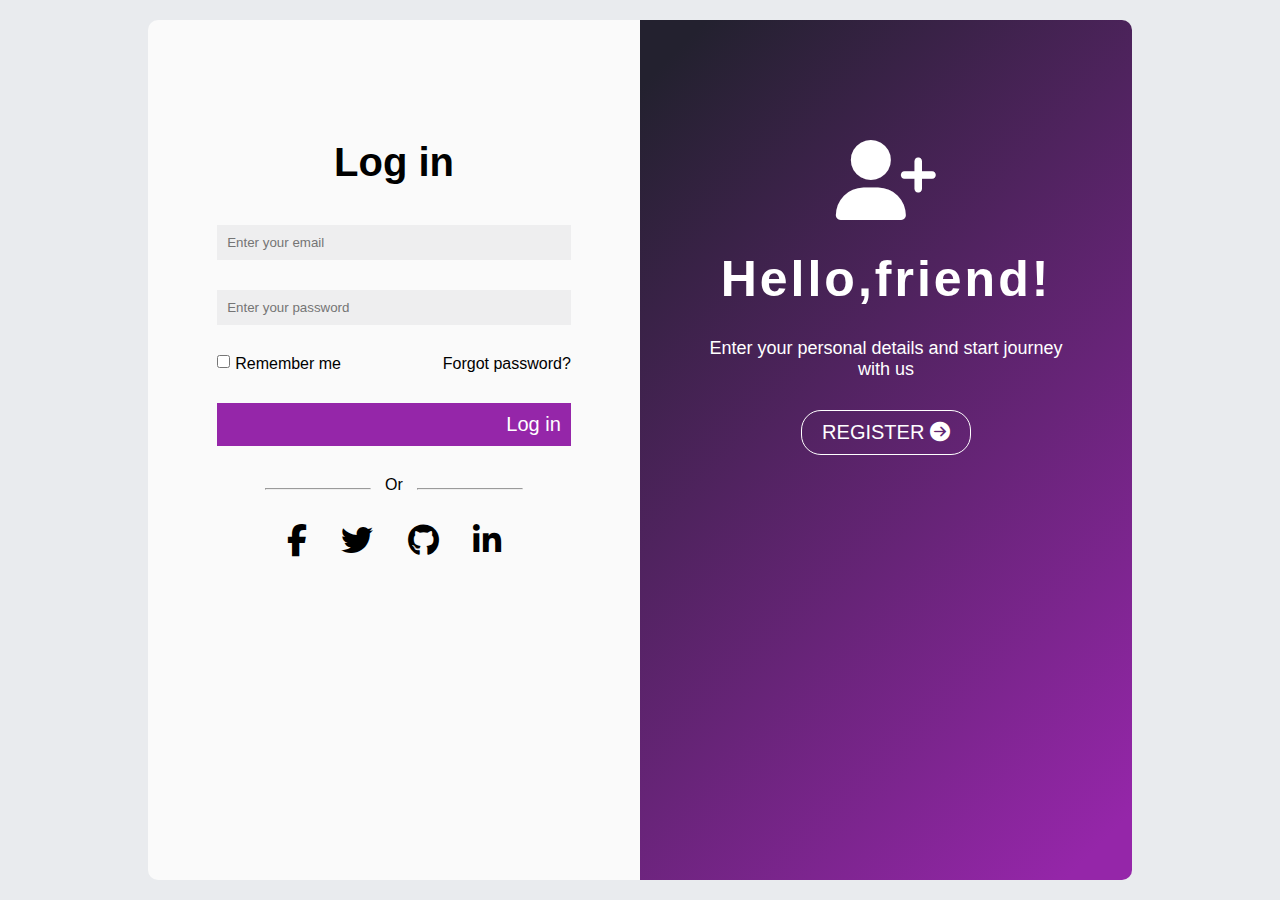
<file: html/index.html>
<!DOCTYPE html>
<html lang="en">

<head>
    <meta charset="UTF-8">
    <meta name="viewport" content="width=device-width, initial-scale=1.0">
    <title>Document</title>
    <link rel="stylesheet" href="/style/style.css">
    <link rel="stylesheet" href="https://cdnjs.cloudflare.com/ajax/libs/font-awesome/6.5.0/css/all.min.css">

</head>

<body>
    <div class="container">
        <div class="login">
            <div class="container" onsubmit="return validateForm()">
                <h1>Log in</h1>
                <input type="email" id="email" name="email" placeholder="Enter your email" required>
                <input type="password" id="password" name="password" placeholder="Enter your password" required><br>
                <input type="checkbox"><span>Remember me</span>
                <a href="#">Forgot password?</a>
                <button><a href="dashbord.html" style="text-decoration: none; color: white; text-align: center; justify-content: center;">Log in</a></button>
                <hr>
                <p>Or</p>
                <hr>
                <ul>
                    <li><i class="fab fa-facebook-f fa-2x"></i></li>
                    <li><i class="fab fa-twitter fa-2x"></i></li>
                    <li><i class="fab fa-github fa-2x"></i></li>
                    <li><i class="fab fa-linkedin-in fa-2x"></i></li>
                </ul>
                <div class="clearfix"></div>
            </div>
        </div>
        <div id="error-modal" class="error-modal">
            <div class="modal-content">
              <span id="modal-close" class="close">&times;</span>
              <p id="modal-message"></p>
            </div>
          </div>
        <div class="register">
            <div class="container">
                <i class="fas fa-user-plus fa-5x"></i>
                <h2>Hello,friend!</h2>
                <p>Enter your personal details and start journey with us</p>
                <button><a href="register.html" style="text-decoration: none; color: white;">Register</a>  <i class="fas fa-arrow-circle-right"></i></button>
            </div>
        </div>
    </div>
    <script src="/script.js"></script>

</body>

</html>
</file>
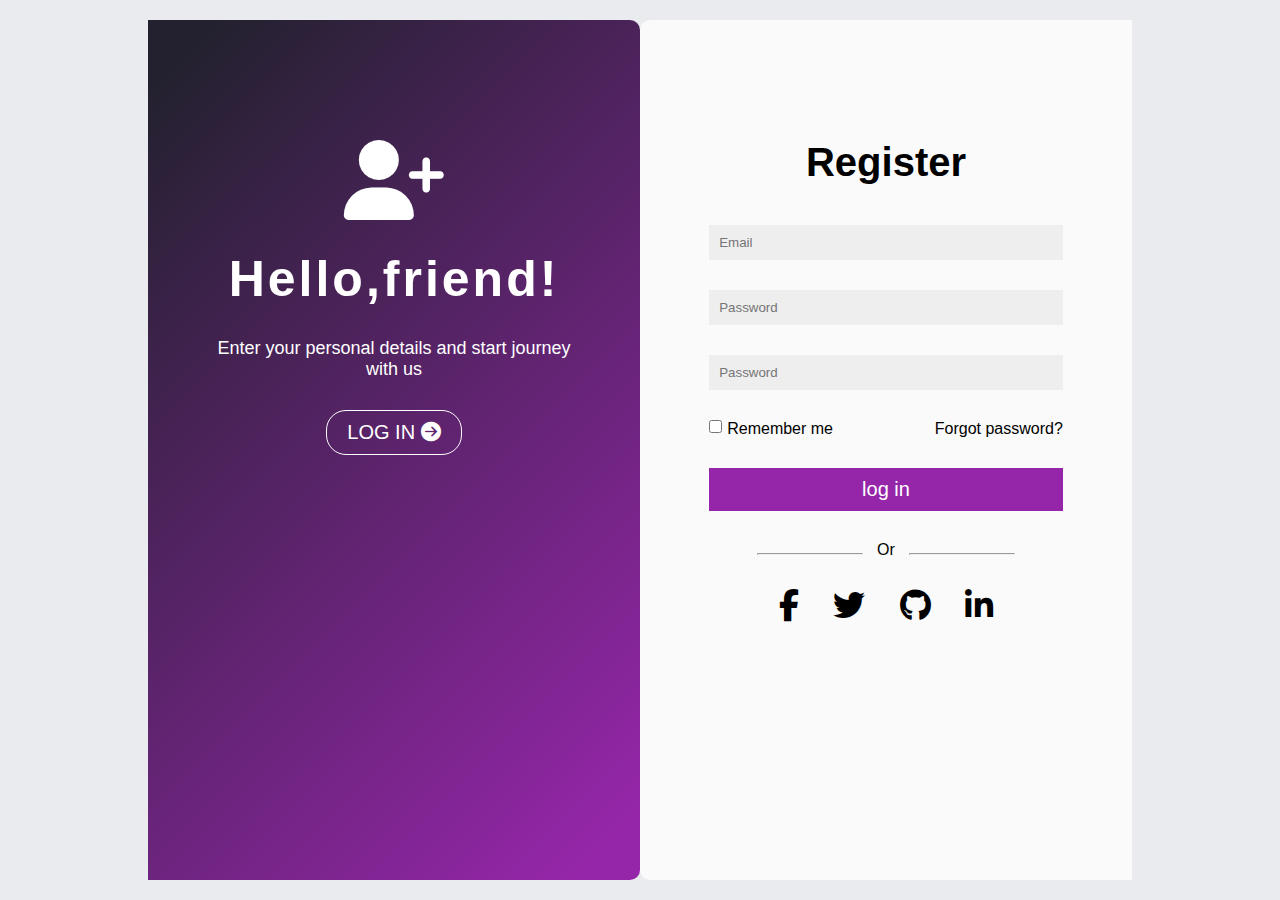
<file: html/register.html>
<!DOCTYPE html>
<html lang="en">
<head>
    <meta charset="UTF-8">
    <meta name="viewport" content="width=device-width, initial-scale=1.0">
    <title>Document</title>
    <link rel="stylesheet" href="/style/register.css">
    <link rel="stylesheet" href="https://cdnjs.cloudflare.com/ajax/libs/font-awesome/6.5.0/css/all.min.css">
</head>
<body>
    <div class="container">
        <div class="login">
            <div class="container">
                <h1>Register</h1>
                <input type="email" placeholder="Email">
                <input type="password" placeholder="Password">
                <input type="password" placeholder="Password"><br>

                <input type="checkbox"><span>Remember me</span>
                <a href="#">Forgot password?</a>
                <button>log in</button>
                <hr>
                <p>Or</p>
                <hr>
                <ul>
                    <li><i class="fab fa-facebook-f fa-2x"></i></li>
                    <li><i class="fab fa-twitter fa-2x"></i></li>
                    <li><i class="fab fa-github fa-2x"></i></li>
                    <li><i class="fab fa-linkedin-in fa-2x"></i></li>
                </ul>
                <div class="clearfix"></div>
            </div>
        </div>
        <div class="register">
            <div class="container">
                <i class="fas fa-user-plus fa-5x"></i>
                <h2>Hello,friend!</h2>
                <p>Enter your personal details and start journey with us</p>
                <button><a href="index.html" style="text-decoration: none; color: white;">Log In</a> <i class="fas fa-arrow-circle-right"></i></button>
            </div>
        </div>
    </div>
</body>
</html>
</file>
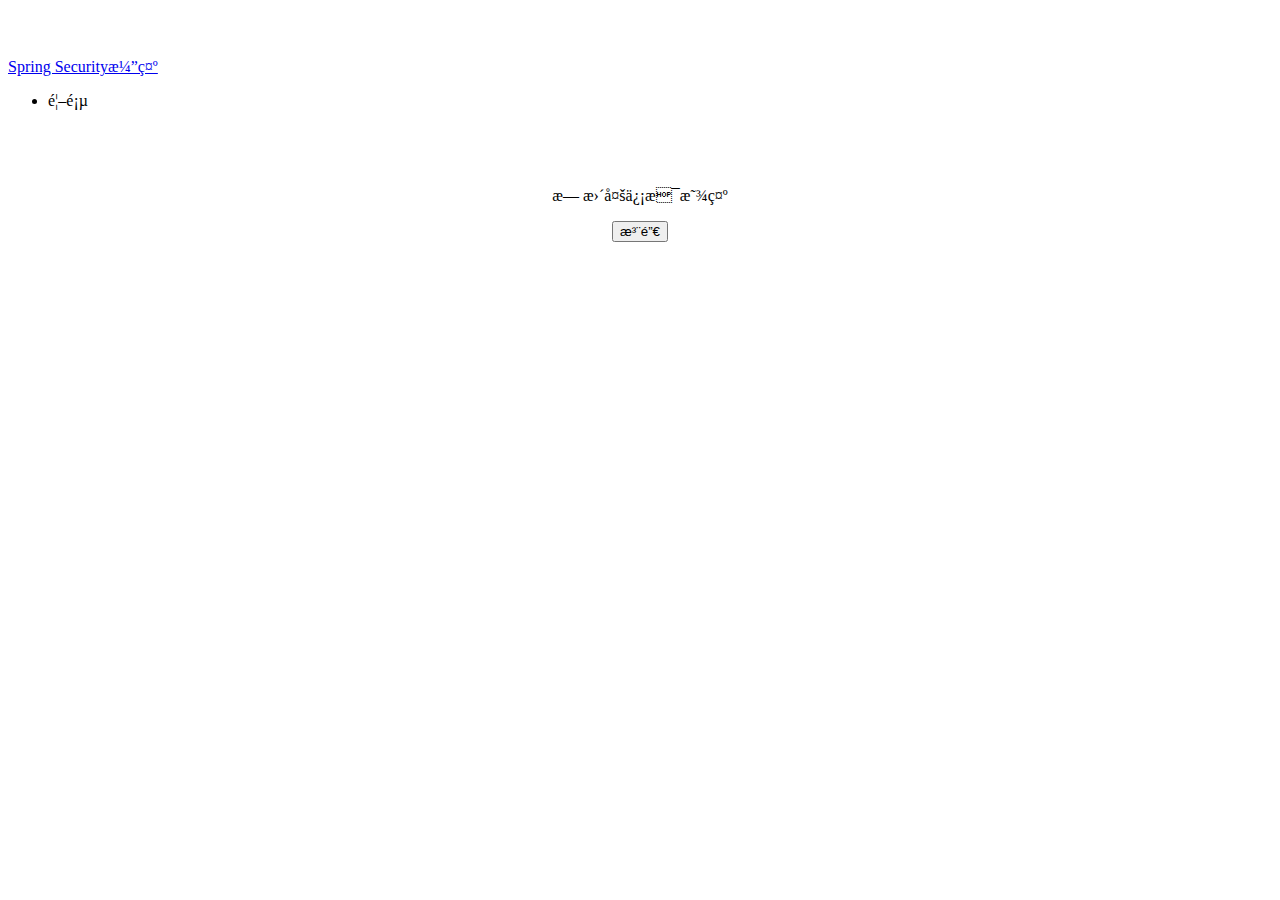
<file: springboot-SpringSecurity0/src/main/resources/templates/home.html>
<!DOCTYPE html>
<html xmlns:th="http://www.thymeleaf.org" 
	  xmlns:sec="http://www.thymeleaf.org/thymeleaf-extras-springsecurity4">
<head>
<meta content="text/html;charset=UTF-8"/>
<title sec:authentication="name"></title>
<link rel="stylesheet" th:href="@{css/bootstrap.min.css}" />
<style type="text/css">
body {
  padding-top: 50px;
}
.starter-template {
  padding: 40px 15px;
  text-align: center;
}
</style>
</head>
<body>
	 <nav class="navbar navbar-inverse navbar-fixed-top">
      <div class="container">
        <div class="navbar-header">
          <a class="navbar-brand" href="#">Spring Security演示</a>
        </div>
        <div id="navbar" class="collapse navbar-collapse">
          <ul class="nav navbar-nav">
           <li><a th:href="@{/}"> 首页 </a></li>
          </ul>
        </div><!--/.nav-collapse -->
      </div>
    </nav>
    
    
     <div class="container">

      <div class="starter-template">
      	<h1 th:text="${msg.title}"></h1>
		
		<p class="bg-primary" th:text="${msg.content}"></p>
		
		<div sec:authorize="hasRole('ROLE_ADMIN')"> <!-- 用户类型为ROLE_ADMIN 显示 -->
		 	<p class="bg-info" th:text="${msg.etraInfo}"></p>
		</div>	
		
		<div sec:authorize="hasRole('ROLE_USER')"> <!-- 用户类型为 ROLE_USER 显示 -->
		 	<p class="bg-info">无更多信息显示</p>
		</div>	
		
        <form th:action="@{/logout}" method="post">
            <input type="submit" class="btn btn-primary" value="注销"/>
        </form>
      </div>

    </div>
    
	
</body>
</html>
</file>
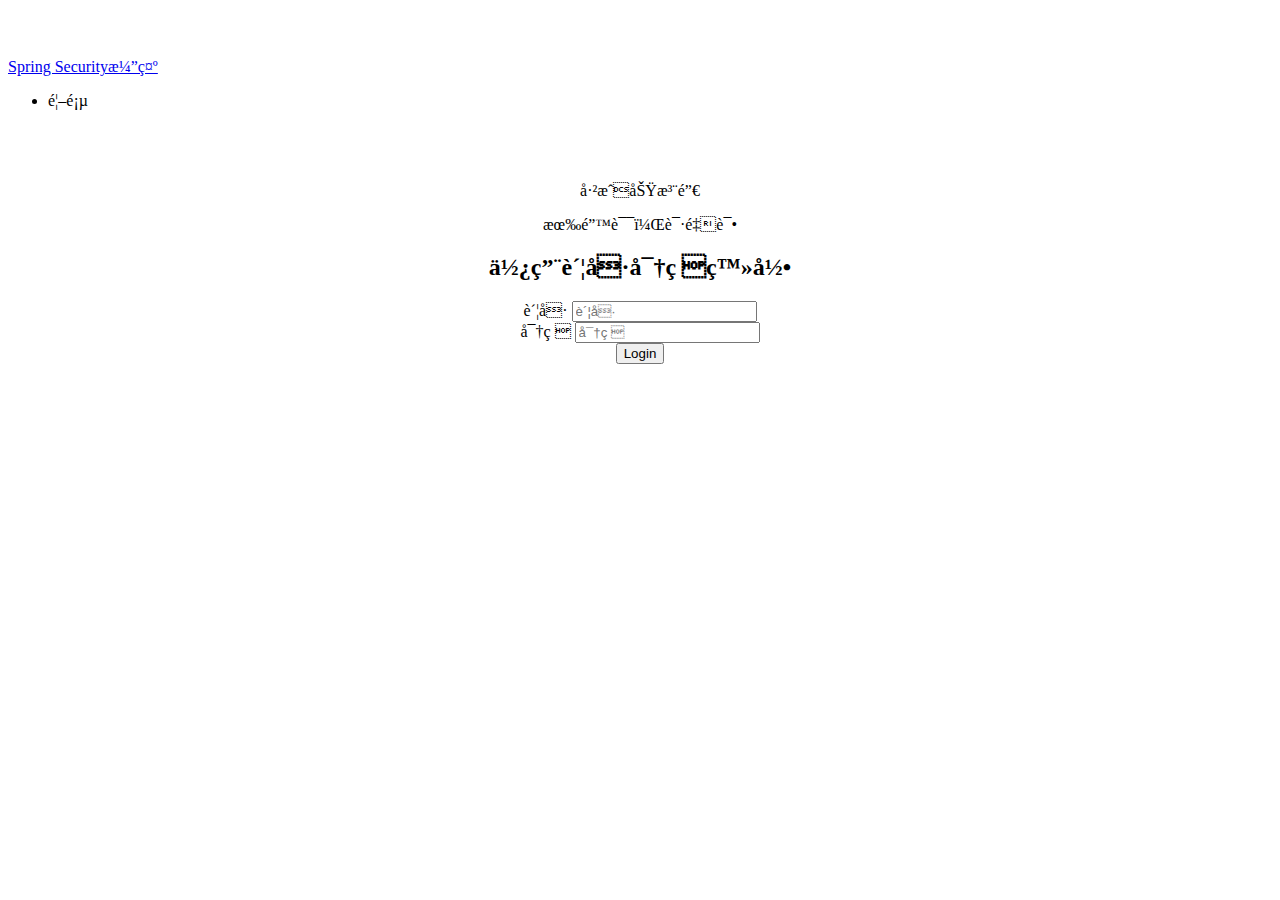
<file: springboot-SpringSecurity0/src/main/resources/templates/login.html>
<!DOCTYPE html>
<html xmlns:th="http://www.thymeleaf.org">
<head>
<meta content="text/html;charset=UTF-8"/>
<title>登录页面</title>
<link rel="stylesheet" th:href="@{css/bootstrap.min.css}"/>
<style type="text/css">
	body {
  padding-top: 50px;
}
.starter-template {
  padding: 40px 15px;
  text-align: center;
}
</style>
</head>
<body>
	
	 <nav class="navbar navbar-inverse navbar-fixed-top">
      <div class="container">
        <div class="navbar-header">
          <a class="navbar-brand" href="#">Spring Security演示</a>
        </div>
        <div id="navbar" class="collapse navbar-collapse">
          <ul class="nav navbar-nav">
           <li><a th:href="@{/}"> 首页 </a></li>
           
          </ul>
        </div><!--/.nav-collapse -->
      </div>
    </nav>
     <div class="container">

      <div class="starter-template">
       <p th:if="${param.logout}" class="bg-warning">已成功注销</p><!-- 1 -->
			<p th:if="${param.error}" class="bg-danger">有错误，请重试</p> <!-- 2 -->
			<h2>使用账号密码登录</h2>
			<form name="form" th:action="@{/login}" action="/login" method="POST"> <!-- 3 -->
				<div class="form-group">
					<label for="username">账号</label>
					<input type="text" class="form-control" name="username" value="" placeholder="账号" />
				</div>
				<div class="form-group">
					<label for="password">密码</label>
					<input type="password" class="form-control" name="password" placeholder="密码" />
				</div>
				<input type="submit" id="login" value="Login" class="btn btn-primary" />
			</form>
      </div>

    </div>
		
</body>
</html>
</file>
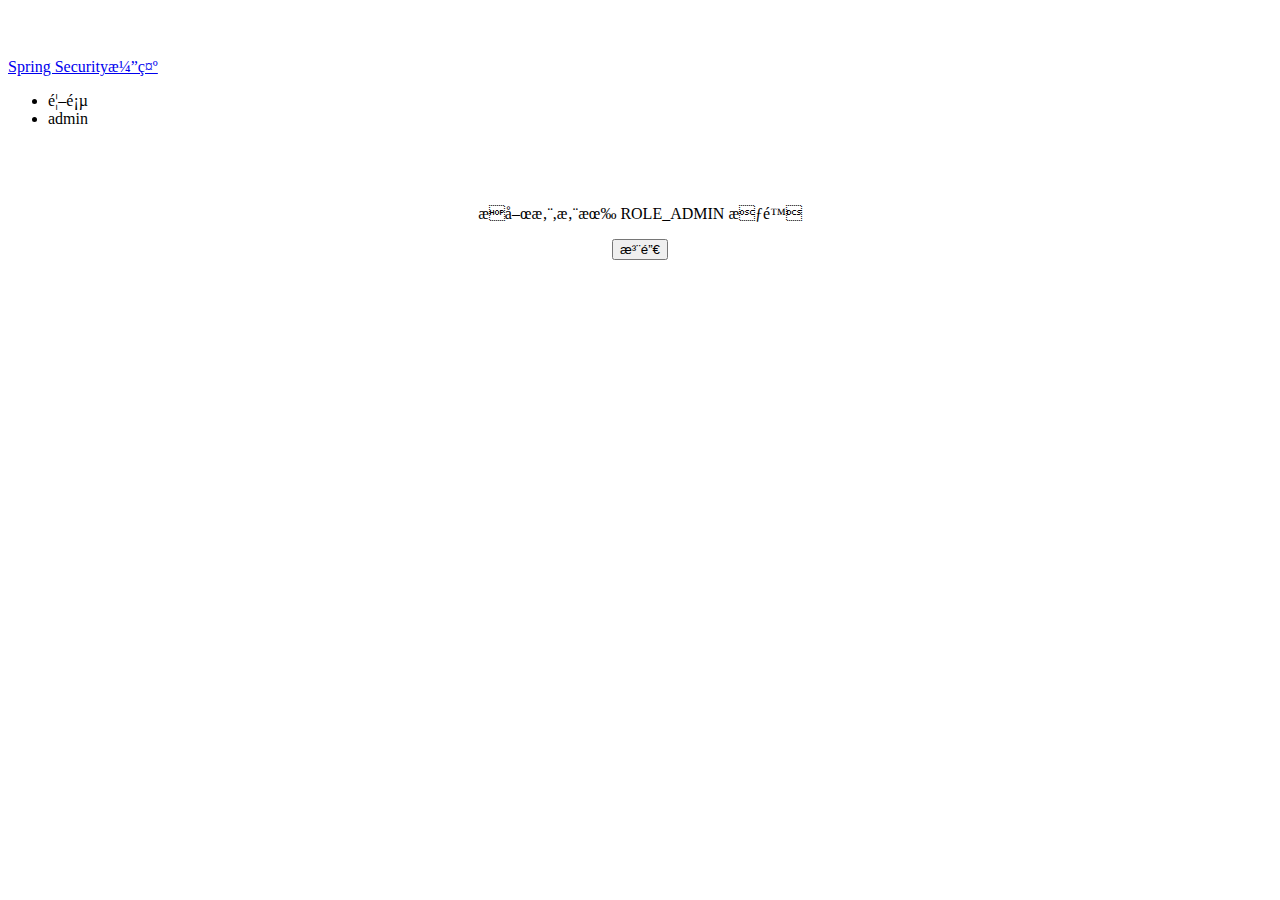
<file: springboot-SpringSecurity1/src/main/resources/templates/home.html>
<!DOCTYPE html>
<html xmlns:th="http://www.thymeleaf.org" 
	  xmlns:sec="http://www.thymeleaf.org/thymeleaf-extras-springsecurity4">
<head>
<meta content="text/html;charset=UTF-8"/>
<title sec:authentication="name"></title>
<link rel="stylesheet" th:href="@{css/bootstrap.min.css}" />
<style type="text/css">
body {
  padding-top: 50px;
}
.starter-template {
  padding: 40px 15px;
  text-align: center;
}
</style>
</head>
<body>
	 <nav class="navbar navbar-inverse navbar-fixed-top">
      <div class="container">
        <div class="navbar-header">
          <a class="navbar-brand" href="#">Spring Security演示</a>
        </div>
        <div id="navbar" class="collapse navbar-collapse">
          <ul class="nav navbar-nav">
           <li><a th:href="@{/}"> 首页 </a></li>
              <li><a sec:authorize="hasRole('ROLE_ADMIN')" th:href="@{/admin}"> admin </a></li>
          </ul>
        </div><!--/.nav-collapse -->
      </div>
    </nav>
    
    
     <div class="container">

      <div class="starter-template">
      	<h1 th:text="${msg.title}"></h1>
		
		<p class="bg-primary" th:text="${msg.content}"></p>
		
		<div sec:authorize="hasRole('ROLE_HOME')"> <!-- 用户类型为ROLE_ADMIN 显示 -->
		 	<p class="bg-info" th:text="${msg.etraInfo}"></p>
		</div>
          <div sec:authorize="hasRole('ROLE_ADMIN')"> <!-- 用户类型为ROLE_ADMIN 显示 -->
              <p class="bg-info">恭喜您,您有 ROLE_ADMIN 权限 </p>
          </div>

          <form th:action="@{/logout}" method="post">
            <input type="submit" class="btn btn-primary" value="注销"/>
        </form>
      </div>

    </div>
    
	
</body>
</html>
</file>
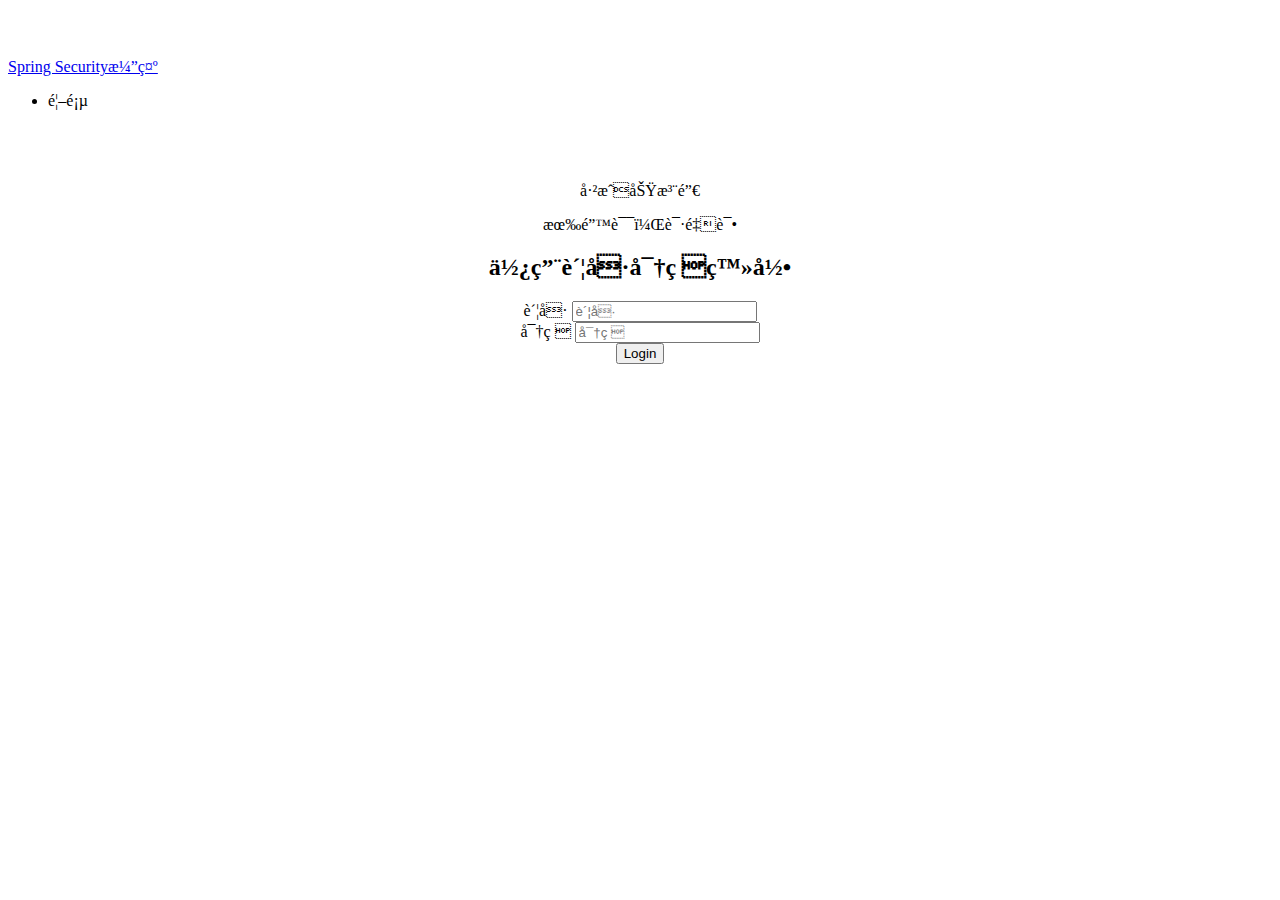
<file: springboot-SpringSecurity1/src/main/resources/templates/login.html>
<!DOCTYPE html>
<html xmlns:th="http://www.thymeleaf.org"
      xmlns:sec="http://www.thymeleaf.org/thymeleaf-extras-springsecurity4">
<head>
<meta content="text/html;charset=UTF-8"/>
<title>登录页面</title>
<link rel="stylesheet" th:href="@{css/bootstrap.min.css}"/>
<style type="text/css">
	body {
  padding-top: 50px;
}
.starter-template {
  padding: 40px 15px;
  text-align: center;
}
</style>
</head>
<body>
	
	 <nav class="navbar navbar-inverse navbar-fixed-top">
      <div class="container">
        <div class="navbar-header">
          <a class="navbar-brand" href="#">Spring Security演示</a>
        </div>
        <div id="navbar" class="collapse navbar-collapse">
          <ul class="nav navbar-nav">
           <li><a th:href="@{/}"> 首页 </a></li>
           
          </ul>
        </div><!--/.nav-collapse -->
      </div>
    </nav>
     <div class="container">

      <div class="starter-template">
       <p th:if="${param.logout}" class="bg-warning">已成功注销</p><!-- 1 -->
			<p th:if="${param.error}" class="bg-danger">有错误，请重试</p> <!-- 2 -->
			<h2>使用账号密码登录</h2>
			<form name="form" th:action="@{/login}" action="/login" method="POST"> <!-- 3 -->
				<div class="form-group">
					<label for="username">账号</label>
					<input type="text" class="form-control" name="username" value="" placeholder="账号" />
				</div>
				<div class="form-group">
					<label for="password">密码</label>
					<input type="password" class="form-control" name="password" placeholder="密码" />
				</div>
				<input type="submit" id="login" value="Login" class="btn btn-primary" />
			</form>
      </div>

    </div>
		
</body>
</html>
</file>
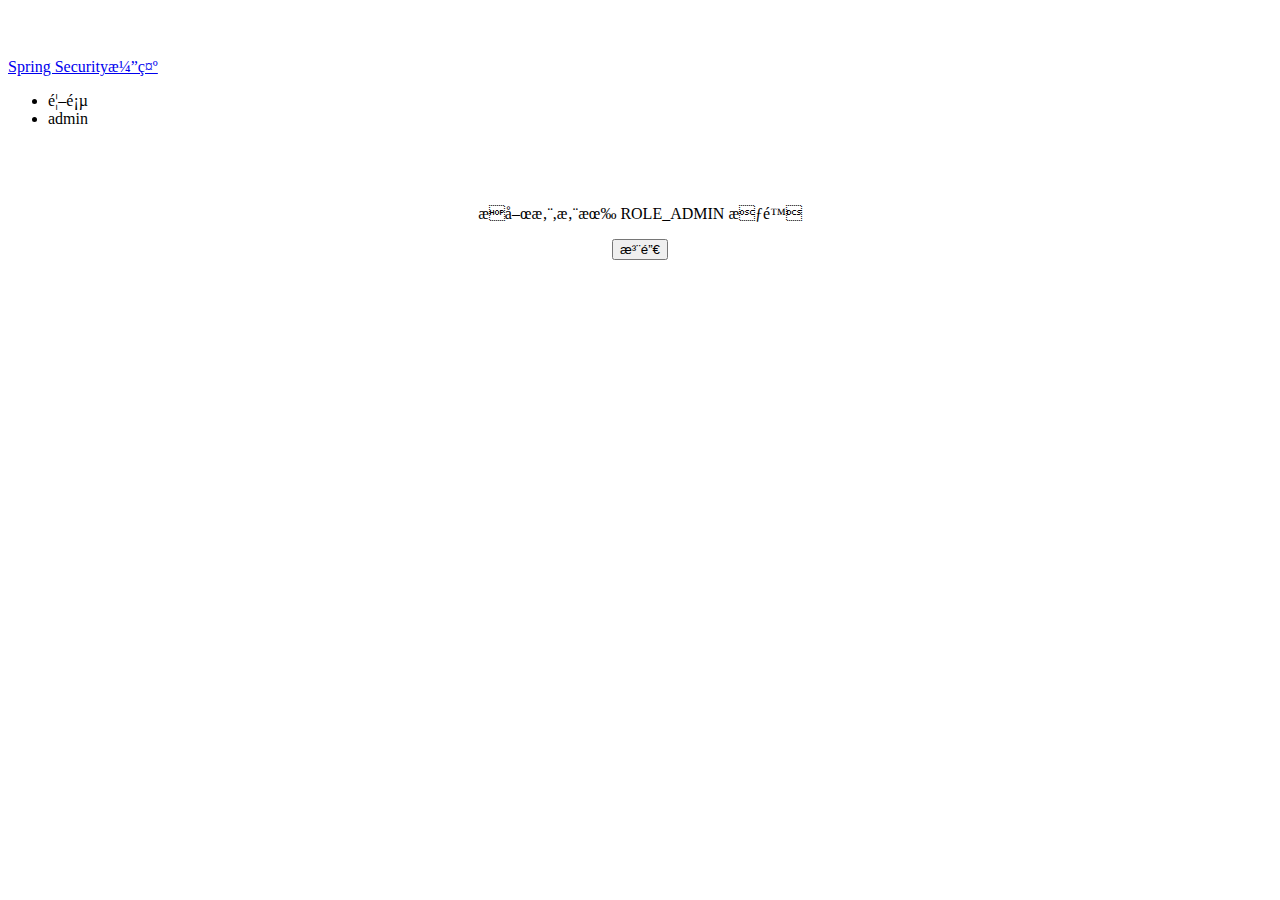
<file: springboot-springSecurity3/src/main/resources/templates/home.html>
<!DOCTYPE html>
<html xmlns:th="http://www.thymeleaf.org" 
	  xmlns:sec="http://www.thymeleaf.org/thymeleaf-extras-springsecurity4">
<head>
<meta content="text/html;charset=UTF-8"/>
<title sec:authentication="name"></title>
<link rel="stylesheet" th:href="@{css/bootstrap.min.css}" />
<style type="text/css">
body {
  padding-top: 50px;
}
.starter-template {
  padding: 40px 15px;
  text-align: center;
}
</style>
</head>
<body>
	 <nav class="navbar navbar-inverse navbar-fixed-top">
      <div class="container">
        <div class="navbar-header">
          <a class="navbar-brand" href="#">Spring Security演示</a>
        </div>
        <div id="navbar" class="collapse navbar-collapse">
          <ul class="nav navbar-nav">
           <li><a th:href="@{/}"> 首页 </a></li>
              <li><a th:href="@{/admin}"> admin </a></li>
          </ul>
        </div><!--/.nav-collapse -->
      </div>
    </nav>
    
    
     <div class="container">

      <div class="starter-template">
      	<h1 th:text="${msg.title}"></h1>
		
		<p class="bg-primary" th:text="${msg.content}"></p>
		
		<div sec:authorize="hasRole('ROLE_HOME')"> <!-- 用户类型为ROLE_ADMIN 显示 -->
		 	<p class="bg-info" th:text="${msg.etraInfo}"></p>
		</div>
          <div sec:authorize="hasRole('ROLE_ADMIN')"> <!-- 用户类型为ROLE_ADMIN 显示 -->
              <p class="bg-info">恭喜您,您有 ROLE_ADMIN 权限 </p>
          </div>

          <form th:action="@{/logout}" method="post">
            <input type="submit" class="btn btn-primary" value="注销"/>
        </form>
      </div>

    </div>
    
	
</body>
</html>
</file>
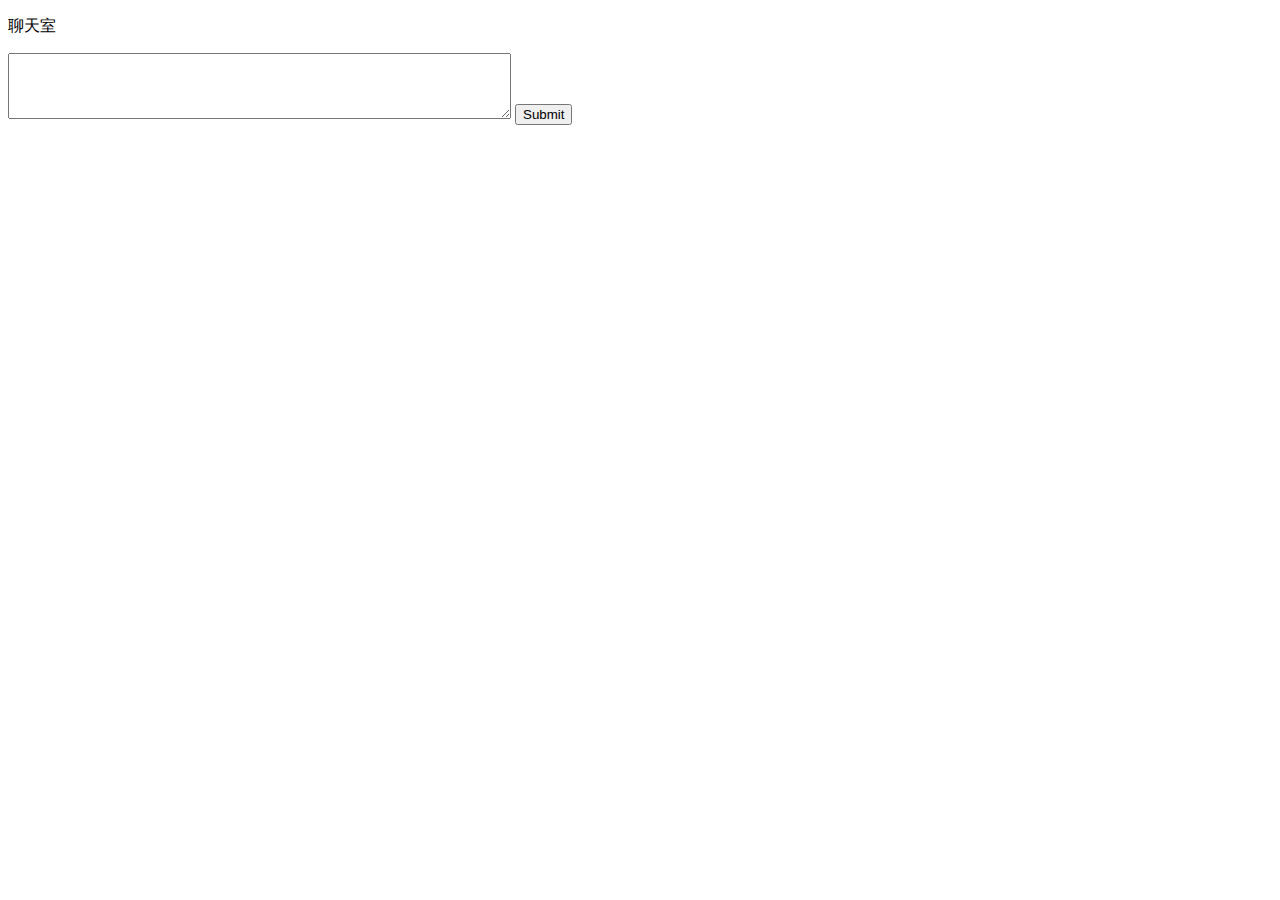
<file: springWebSocket/src/main/resources/templates/chat.html>
<!DOCTYPE html>

<html xmlns:th="http://www.thymeleaf.org">
<meta charset="UTF-8" />
<head>
    <title>Home</title>
    <script th:src="@{sockjs.min.js}"></script>
    <script th:src="@{stomp.min.js}"></script>
    <script th:src="@{jquery.js}"></script>
</head>
<body>
<p>
    聊天室
</p>

<form id="wiselyForm">
    <textarea rows="4" cols="60" name="text"></textarea>
    <input type="submit"/>
</form>

<script th:inline="javascript">
    $('#wiselyForm').submit(function(e){
        e.preventDefault();
        var text = $('#wiselyForm').find('textarea[name="text"]').val();
        sendSpittle(text);
    });
    //链接endpoint名称为 "/endpointChat" 的endpoint。
    var sock = new SockJS("/endpointChat");
    var stomp = Stomp.over(sock);
    stomp.connect('guest', 'guest', function(frame) {

        /**  订阅了/user/queue/notifications 发送的消息,这里雨在控制器的 convertAndSendToUser 定义的地址保持一致, 
         *  这里多用了一个/user,并且这个user 是必须的,使用user 才会发送消息到指定的用户。 
         *  */
        stomp.subscribe("/user/queue/notifications", handleNotification);
    });



    function handleNotification(message) {
        $('#output').append("<b>Received: " + message.body + "</b><br/>")
    }

    function sendSpittle(text) {
        stomp.send("/chat", {}, JSON.stringify({ 'name': text }));//3
    }
    $('#stop').click(function() {sock.close()});
</script>

<div id="output"></div>
</body>
</html>
</file>
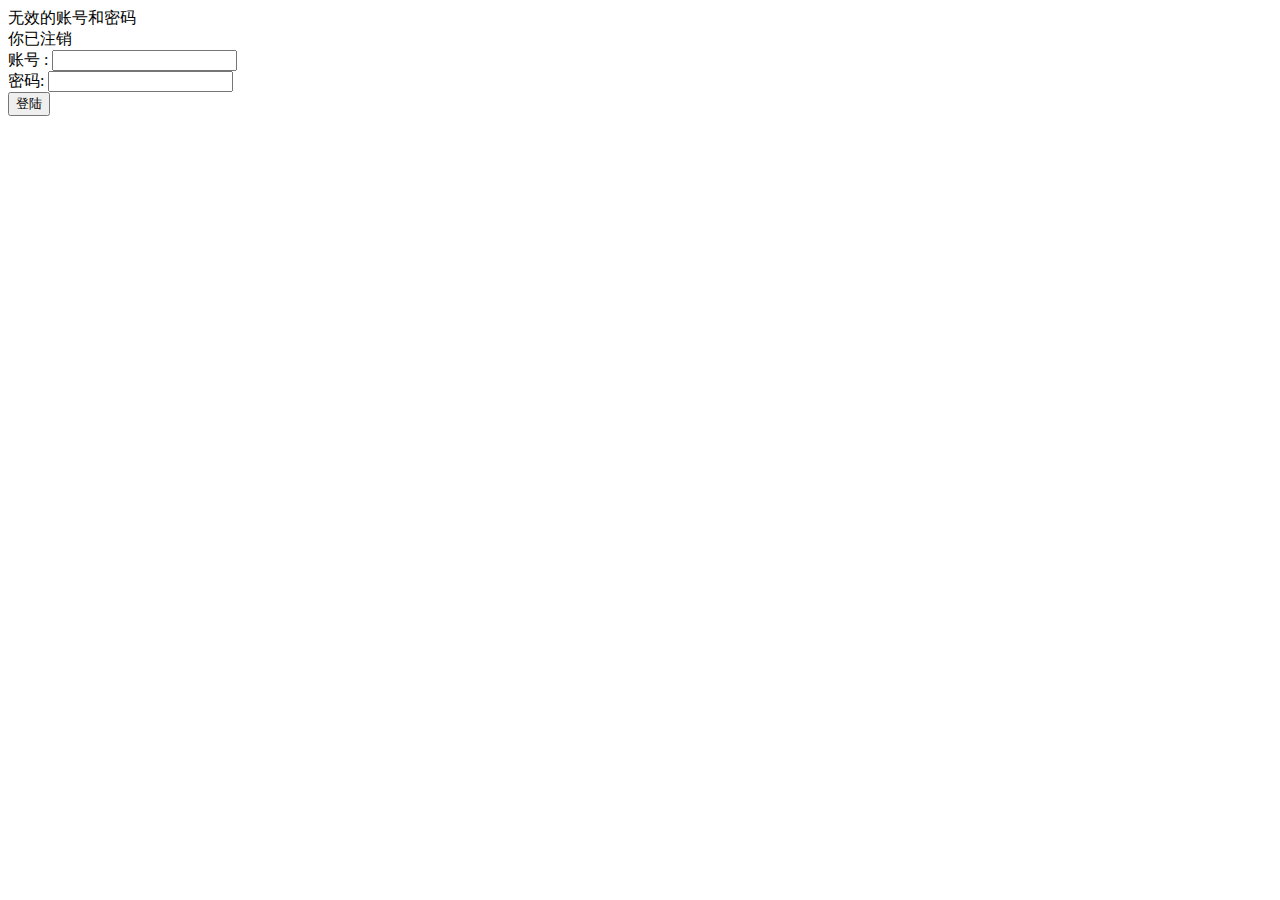
<file: springWebSocket/src/main/resources/templates/login.html>
<!DOCTYPE html>
<html xmlns="http://www.w3.org/1999/xhtml" xmlns:th="http://www.thymeleaf.org"
      xmlns:sec="http://www.thymeleaf.org/thymeleaf-extras-springsecurity3">
<meta charset="UTF-8" />
<head>
    <title>登陆页面</title>
</head>
<body>
<div th:if="${param.error}">
    无效的账号和密码
</div>
<div th:if="${param.logout}">
    你已注销
</div>
<form th:action="@{/login}" method="post">
    <div><label> 账号 : <input type="text" name="username"/> </label></div>
    <div><label> 密码: <input type="password" name="password"/> </label></div>
    <div><input type="submit" value="登陆"/></div>
</form>
</body>
</html>
</file>
<file: style/style.css>
/*Start Global Style*/
*{
    box-sizing: border-box;
    margin: 0;
    padding: 0;
}
body{
    background:#e9ebee;
    display: flex;
    justify-content: center;
    align-items: center;
    height:100vh;
    font-family: sans-serif;
}
.container{
    width: 80%;
    margin: auto;
    padding: 20px;
  height:100%
}

.login ,.register{width: 50%}

/*Start Login Style*/
.login{
    float:left;
    background-color: #fafafa;
    height: 100%;
    border-radius: 10px 0 0 10px;
    text-align: center;
    padding-top: 100px;
}
.login h1{
    margin-bottom: 40px;
    font-size: 2.5em;
}

input[type="email"] , input[type="password"]{
    width: 100%;
    padding: 10px;
    margin-bottom: 30px;
    border: none;
    background-color: #eeeeef;
}
input[type="checkbox"]{
    float: left;
    margin-right: 5px;
}
.login span{
    float: left
}
.login a{
    float: right;
    text-decoration: none;
    color: #000;
    transition: 0.3s all ease-in-out;
}
.login a:hover{color: #9526a9;font-weight: bold}
.login button{
    width: 100%;
    margin: 30px 0;
    padding: 10px;
    border: none;
    background-color: #9526a9;
    color: #fff;
    font-size: 20px;
    cursor: pointer;
    transition: 0.3s all ease-in-out;
}
.login button:hover{
    width:97%;
    font-size: 22px;
    border-radius: 5px;
    
}
.login hr{
    width: 30%;
    display: inline-block
}

.login p{
    display: inline-block;
    margin: 0px 10px 30px;
}
.login ul{
    list-style: none;
    margin-bottom:40px;  
}
.login ul li{
    display: inline-block;
    margin-right: 30px;
    cursor: pointer;
}
.login ul li:hover{opacity: 0.6}
.login ul li:last-child{margin-right: 0}
.login .copyright{
    display: inline-block;
    float: none;
}
/*Start Register Style*/
.register{
    float: right;
    background-image: linear-gradient(135deg, #23212f 5%, #9526a9 95%);
    height: 100%;
    color:#fff;
    border-radius:  0 10px 10px  0;
    text-align: center;
    padding: 100px 0;
}
.register h2{
    margin: 30px 0;
    font-size: 50px;
    letter-spacing: 3px
}
.register p{
    font-size: 18px;
    margin-bottom: 30px;
}
.register button{
    background-color: transparent;
    border: 1px solid #FFF;
    border-radius: 20px;
    padding: 10px 20px;
    color: #fff;
    font-size: 20px;
    text-transform: uppercase;
    transition:0.2s all  ease-in-out;
}
.register button:hover{
    color: #9526a9;
    background-color: #fff;
    cursor: pointer;
}

/* Modal Styles */
.error-modal {
    display: none; /* Hidden by default */
    position: fixed;
    z-index: 1; /* Sit on top */
    left: 0;
    top: 0;
    width: 100%;
    height: 100%;
    background-color: rgba(0, 0, 0, 0.4); /* Black w/ opacity */
    padding-top: 60px;
  }
  
  .modal-content {
    background-color: white;
    margin: auto;
    padding: 20px;
    border: 1px solid #888;
    width: 80%;
    max-width: 400px;
  }
  
  .close {
    color: #aaa;
    float: right;
    font-size: 28px;
    font-weight: bold;
  }
  
  .close:hover,
  .close:focus {
    color: black;
    text-decoration: none;
    cursor: pointer;
  }
  
  #error-message {
    color: red;
    font-size: 14px;
  }
</file>
<file: style/register.css>
/*Start Global Style*/
*{
    box-sizing: border-box;
    margin: 0;
    padding: 0;
}
body{
    background:#e9ebee;
    display: flex;
    justify-content: center;
    align-items: center;
    height:100vh;
    font-family: sans-serif;
}
.container{
    width: 80%;
    margin: auto;
    padding: 20px;
  height:100%
}

.login ,.register{width: 50%}

/*Start Login Style*/
.login{
    float:right;
    background-color: #fafafa;
    height: 100%;
    border-radius: 10px 0 0 10px;
    text-align: center;
    padding-top: 100px;
}
.login h1{
    margin-bottom: 40px;
    font-size: 2.5em;
}

input[type="email"] , input[type="password"]{
    width: 100%;
    padding: 10px;
    margin-bottom: 30px;
    border: none;
    background-color: #eeeeef;
}
input[type="checkbox"]{
    float: left;
    margin-right: 5px;
}
.login span{
    float: left
}
.login a{
    float: right;
    text-decoration: none;
    color: #000;
    transition: 0.3s all ease-in-out;
}
.login a:hover{color: #9526a9;font-weight: bold}
.login button{
    width: 100%;
    margin: 30px 0;
    padding: 10px;
    border: none;
    background-color: #9526a9;
    color: #fff;
    font-size: 20px;
    cursor: pointer;
    transition: 0.3s all ease-in-out;
}
.login button:hover{
    width:97%;
    font-size: 22px;
    border-radius: 5px;
    
}
.login hr{
    width: 30%;
    display: inline-block
}

.login p{
    display: inline-block;
    margin: 0px 10px 30px;
}
.login ul{
    list-style: none;
    margin-bottom:40px;  
}
.login ul li{
    display: inline-block;
    margin-right: 30px;
    cursor: pointer;
}
.login ul li:hover{opacity: 0.6}
.login ul li:last-child{margin-right: 0}
.login .copyright{
    display: inline-block;
    float: none;
}
/*Start Register Style*/
.register{
    float: left;
    background-image: linear-gradient(135deg, #23212f 5%, #9526a9 95%);
    height: 100%;
    color:#fff;
    border-radius:  0 10px 10px  0;
    text-align: center;
    padding: 100px 0;
}
.register h2{
    margin: 30px 0;
    font-size: 50px;
    letter-spacing: 3px
}
.register p{
    font-size: 18px;
    margin-bottom: 30px;
}
.register button{
    background-color: transparent;
    border: 1px solid #FFF;
    border-radius: 20px;
    padding: 10px 20px;
    color: #fff;
    font-size: 20px;
    text-transform: uppercase;
    transition:0.2s all  ease-in-out;
}
.register button:hover{
    color: #9526a9;
    background-color: #fff;
    cursor: pointer;
}
</file>
